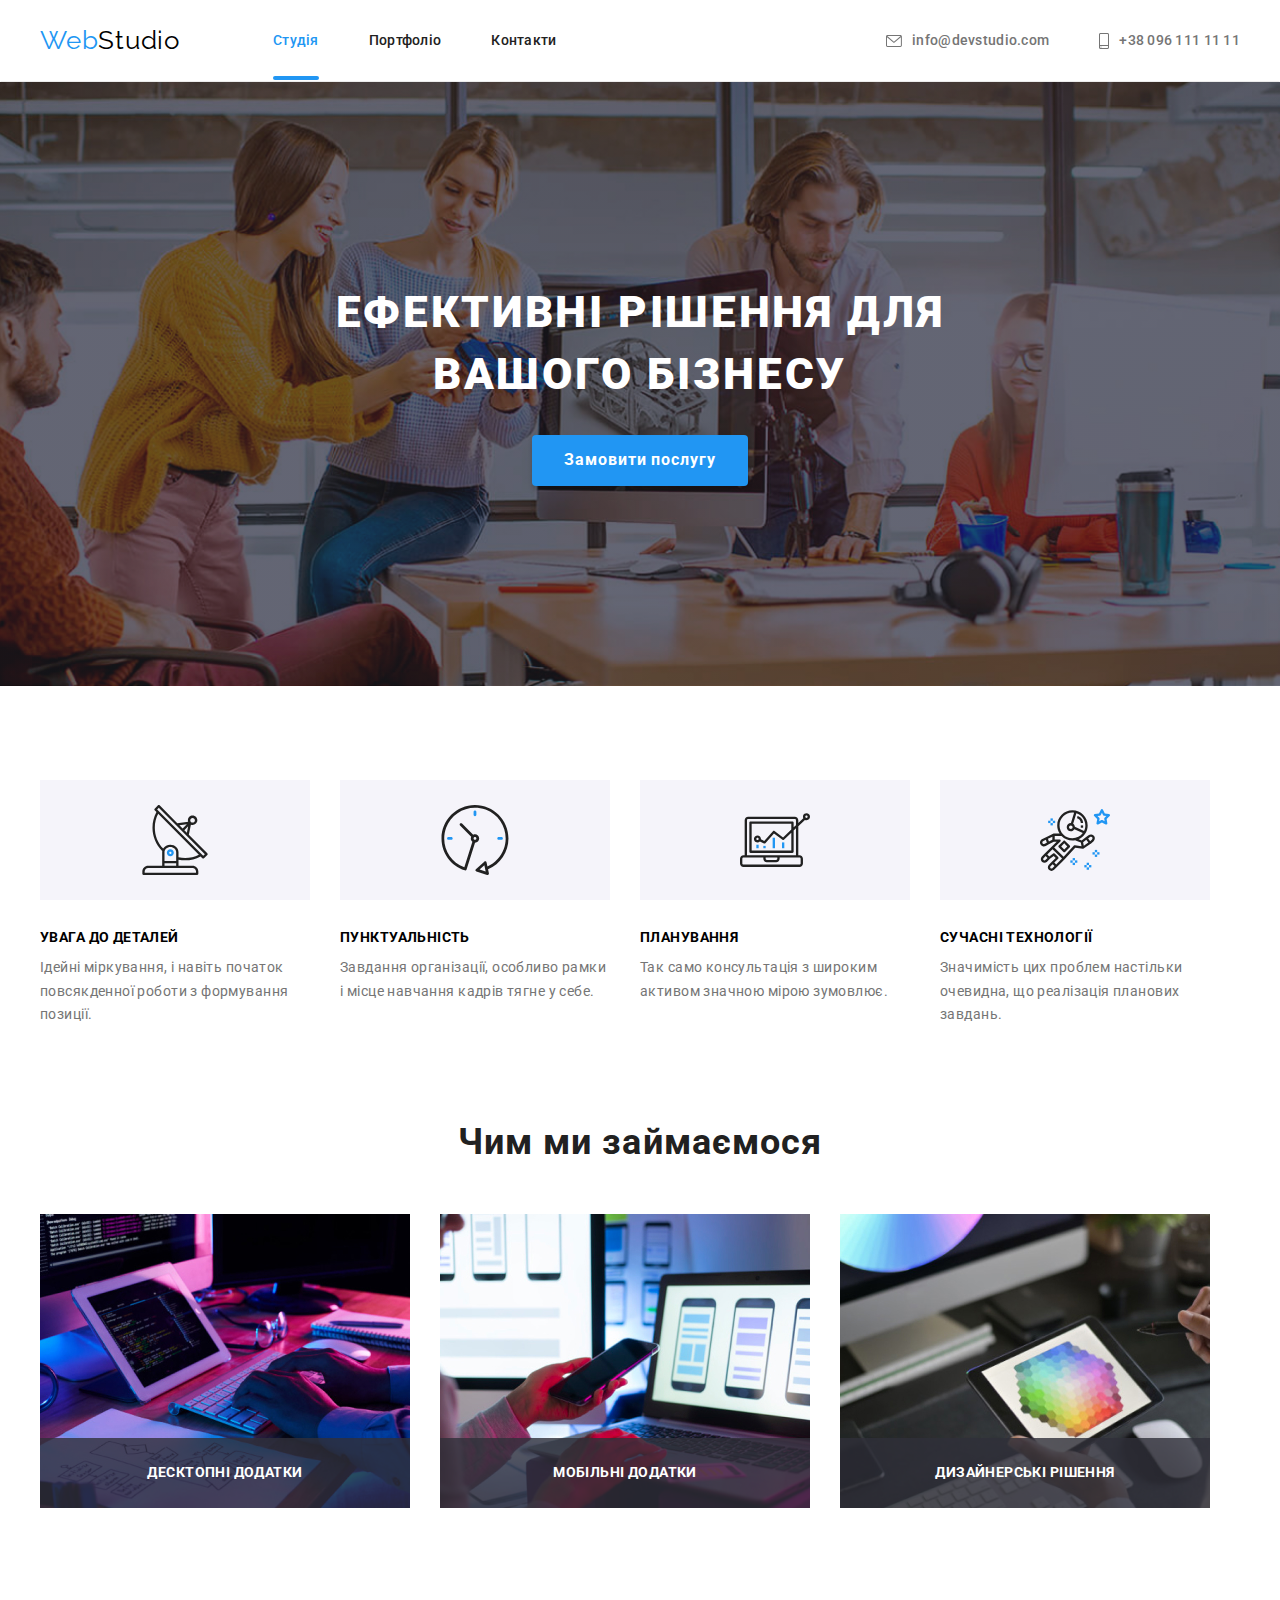
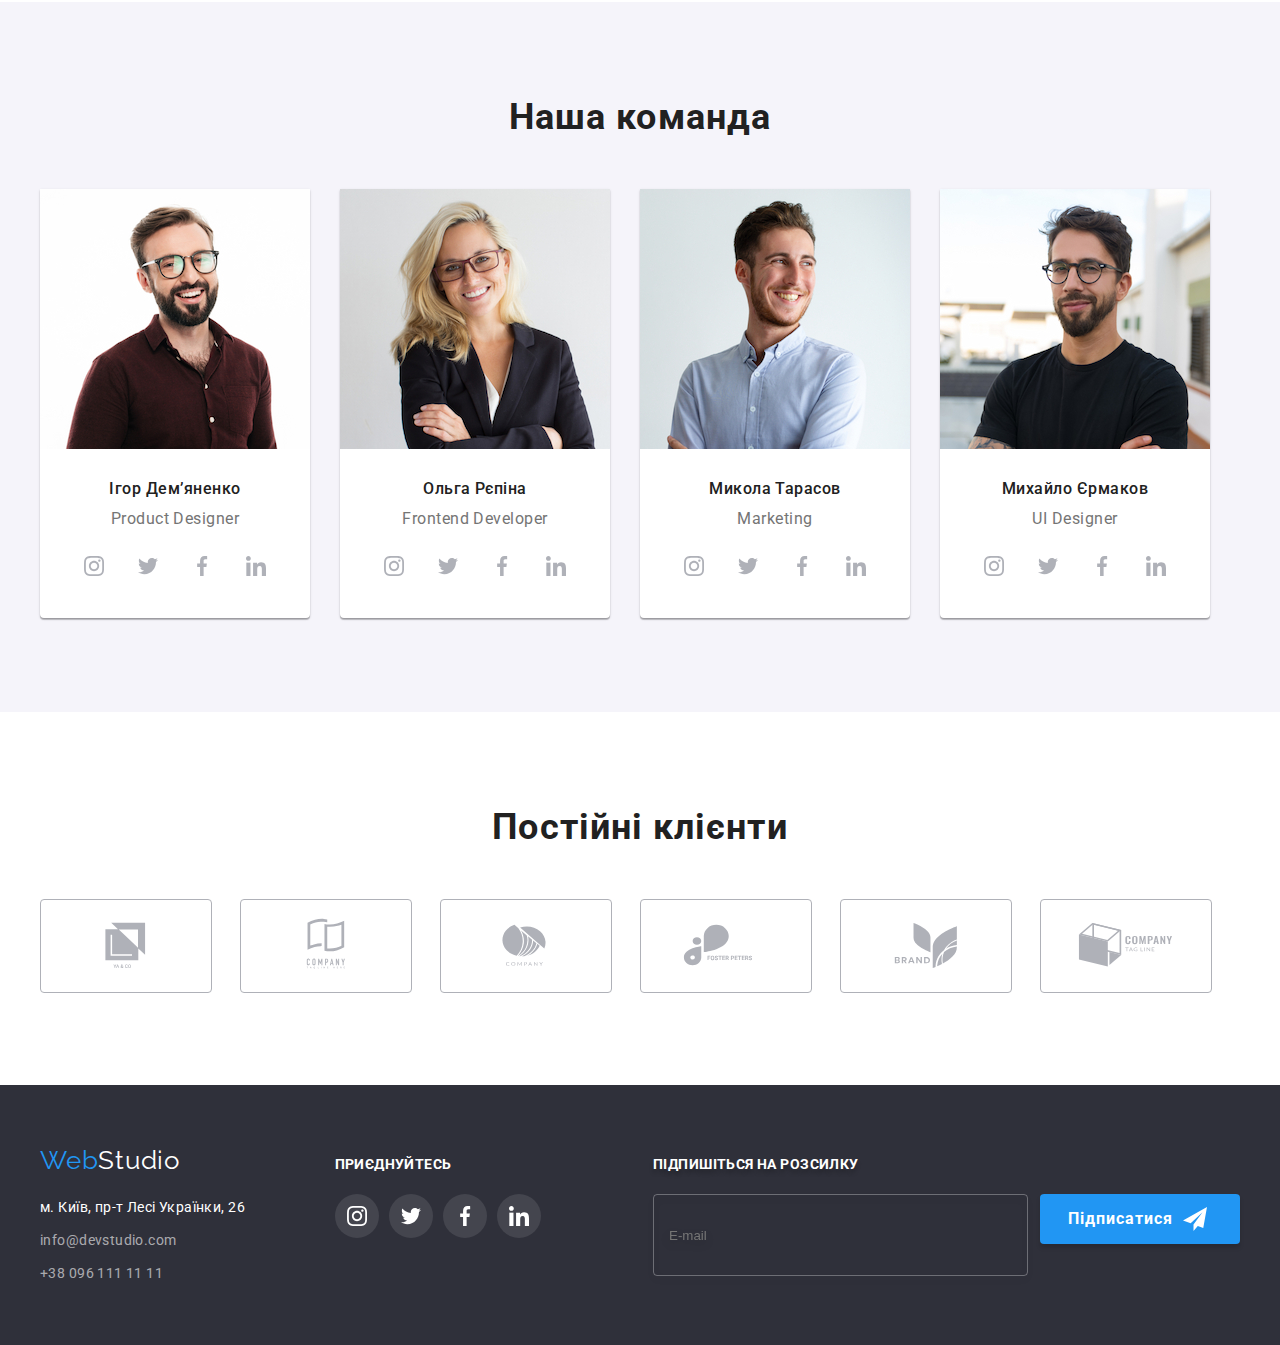
<file: index.html>
<!DOCTYPE html>
<html lang="uk">
	<head>
		<meta charset="UTF-8">
		<meta http-equiv="X-UA-Compatible" content="IE=edge">
		<meta name="viewport" content="width=device-width, initial-scale=1.0">
		<link rel="stylesheet" href="https://cdnjs.cloudflare.com/ajax/libs/modern-normalize/1.1.0/modern-normalize.min.css" integrity="sha512-wpPYUAdjBVSE4KJnH1VR1HeZfpl1ub8YT/NKx4PuQ5NmX2tKuGu6U/JRp5y+Y8XG2tV+wKQpNHVUX03MfMFn9Q==" crossorigin="anonymous" referrerpolicy="no-referrer">
		<link rel="stylesheet" href="./styles/styles.css">
		<link rel="preconnect" href="https://fonts.googleapis.com">
		<link rel="preconnect" href="https://fonts.gstatic.com" crossorigin>
		<link
			href="https://fonts.googleapis.com/css2?family=Raleway:wght@700&family=Roboto:wght@400;500;700;900&display=swap"
			rel="stylesheet">
		<title>WebStudio</title>
	</head>
	<body>
		<!-- Верхня лінія -->
		<header class="header">
    <div class=" topline container">
			<a class="top-logo-link link" href="./index.html"><span class="logo">Web<span class="top-logo">Studio</span></span>
			</a>
			<nav>
				<ul class="navigation list">
					<li class="nav-item"><a href="./index.html" class="link current">Студія</a></li>
					<li class="nav-item"><a href="./portfolio.html" class="link">Портфоліо</a></li>
					<li class="nav-item"><a href="#" class="link">Контакти</a></li>
				</ul>
			</nav>
			<!-- Контакти -->
			<ul class="list header-contacts">
				<li class="head-cont-item"><a href="mailto:info@devstudio.com" class="header-mail link">
					<svg class="icon-contact" width="16" height="12">
						<use href="./img/icons.svg#ico-envelope"></use>
					</svg>
					info@devstudio.com</a></li>
				<li class="head-cont-item"><a href="tel:+380961111111" class="header-phone link">
					<svg class="icon-contact" width="10" height="16">
						<use href="./img/icons.svg#ico-phone"></use>
					</svg>
					+38 096 111 11 11</a></li>
			</ul>
		  </div>
		</header>
		<main>
			<!-- Hero header - основний заголовок + кнопка замовлення послуги -->
			<section class="hero">
				<div class="container">
				<h1 class="hero-header">
					Ефективні рішення для
					<br>
					вашого бізнесу
				</h1>
				<button data-open-modal class="order-button">Замовити послугу</button>
			</div>
			</section>
			<!-- Особливості -->
			<section class="features-section section">
				<div class="container">

					<!-- Заголовок прихований -->

					<h2 class="visually-hidden">Особливості</h2>
					<ul class="features-list list">
						<li>
							<div class="icon-features-bg">
								<svg class="icon-features" width="70" height="70">
								<use href="./img/icons.svg#ico-antenna"></use>
							</svg>
							</div>
							<h3 class="features-list-header">Увага до деталей</h3>
							<p class="features-list-text">Ідейні міркування, і навіть початок повсякденної роботи з формування позиції.</p>
						</li>
						<li>
							<div class="icon-features-bg">
								<svg class="icon-features" width="70" height="70">
								<use href="./img/icons.svg#ico-clock"></use>
							</svg>
							</div>
							<h3 class="features-list-header">Пунктуальність</h3>
							<p class="features-list-text">Завдання організації, особливо рамки і місце навчання кадрів тягне у себе.</p>
						</li>
						<li>
							<div class="icon-features-bg">
								<svg class="icon-features" width="70" height="70">
								<use href="./img/icons.svg#ico-diagram"></use>
							</svg>
							</div>
							<h3 class="features-list-header">Планування</h3>
							<p class="features-list-text">Так само консультація з широким активом значною мірою зумовлює.</p>
						</li>
						<li>
							<div class="icon-features-bg">
								<svg class="icon-features" width="70" height="70">
								<use href="./img/icons.svg#ico-astronaut"></use>
							</svg>
							</div>
							<h3 class="features-list-header">Сучасні технології</h3>
							<p class="features-list-text">Значимість цих проблем настільки очевидна, що реалізація планових завдань.</p>
						</li>
					</ul>
				</div>
			</section>

			<!-- Чим ми займаємось (фото на яких зображена діяльність) -->
			
			<section class="activity-section section">
				<div class="container">
					<h2 class="section-header">Чим ми займаємося</h2>
					<ul class="activity-list">
						<li class="activity-item">
							<img
								src="./img/img-b1.jpeg"
								alt="руки на клавіатурі набирають код"
								class="activity-img"
								width="370"
								height="294"
							>
							<p class="activity-description">Десктопні додатки</p>
						</li>
						<li class="activity-item">
							<img
								src="./img/img-b2.jpeg"
								alt="смартфон та макет на моніторі, порівняння"
								class="activity-img"
								width="370"
								height="294"
							>
							<p class="activity-description">Мобільні додатки</p>
						</li>
						<li class="activity-item">
							<img
								src="./img/img-b3.jpeg"
								alt="палітра кольорів на планшеті"
								class="activity-img"		
								width="370"
								height="294"
							>
							<p class="activity-description">Дизайнерські рішення</p>
						</li>
					</ul>
				</div>
			</section>

			<!-- Наша команда (фото співробітників та підпис - прізвище, імʼя та назва посади, іконки соцмереж) -->

			<section class="team section">
					<div class="container">
					<h2 class="section-header">Наша команда</h2>
					<ul class="team-list">
						<li class="team-item">
								<img src="./img/demianenko.jpeg" alt="Ігор Демʼяненко" class="team-img" width="270" height="260">
								<div class="team-item-description">
									<h3 class="teammate-name">Ігор Демʼяненко</h3>
									<p class="teammate-position">Product Designer</p>
									<ul class="social-list list">
										<li class="social-item">
											<a href="" class="social-link">
												<svg class="social-icon" width="20" height="20">
													<use href="./img/icons.svg#ico-instagram"></use>
												</svg>
											</a>
										</li>
										<li class="social-item">
											<a href="" class="social-link">
												<svg class="social-icon" width="20" height="20">
													<use href="./img/icons.svg#ico-twitter"></use>
												</svg>
											</a>
										</li>
										<li class="social-item">
											<a href="" class="social-link">
												<svg class="social-icon" width="20" height="20">
													<use href="./img/icons.svg#ico-facebook"></use>
												</svg>
											</a>
										</li>
										<li class="social-item">
											<a href="" class="social-link">
												<svg class="social-icon" width="20" height="20">
													<use href="./img/icons.svg#ico-linkedin"></use>
												</svg>
											</a>
										</li>
									</ul>
								</div>
						</li>
						<li class="team-item">
								<img src="./img/repina.jpeg" alt="Ольга Рєпіна" width="270" height="260">
								<div class="team-item-description">
									<h3 class="teammate-name">Ольга Рєпіна</h3>
									<p class="teammate-position">Frontend Developer</p>
									<ul class="social-list list">
										<li class="social-item">
											<a href="" class="social-link">
												<svg class="social-icon" width="20" height="20">
													<use href="./img/icons.svg#ico-instagram"></use>
												</svg>
											</a>
										</li>
										<li class="social-item">
											<a href="" class="social-link">
												<svg class="social-icon" width="20" height="20">
													<use href="./img/icons.svg#ico-twitter"></use>
												</svg>
											</a>
										</li>
										<li class="social-item">
											<a href="" class="social-link">
												<svg class="social-icon" width="20" height="20">
													<use href="./img/icons.svg#ico-facebook"></use>
												</svg>
											</a>
										</li>
										<li class="social-item">
											<a href="" class="social-link">
												<svg class="social-icon" width="20" height="20">
													<use href="./img/icons.svg#ico-linkedin"></use>
												</svg>
											</a>
										</li>
									</ul>
								</div>
						</li>
						<li class="team-item">
								<img src="./img/tarasov.jpeg" alt="Микола Тарасов" width="270" height="260">
								<div class="team-item-description">
									<h3 class="teammate-name">Микола Тарасов</h3>
									<p class="teammate-position">Marketing</p>
									<ul class="social-list list">
										<li class="social-item">
											<a href="" class="social-link">
												<svg class="social-icon" width="20" height="20">
													<use href="./img/icons.svg#ico-instagram"></use>
												</svg>
											</a>
										</li>
										<li class="social-item">
											<a href="" class="social-link">
												<svg class="social-icon" width="20" height="20">
													<use href="./img/icons.svg#ico-twitter"></use>
												</svg>
											</a>
										</li>
										<li class="social-item">
											<a href="" class="social-link">
												<svg class="social-icon" width="20" height="20">
													<use href="./img/icons.svg#ico-facebook"></use>
												</svg>
											</a>
										</li>
										<li class="social-item">
											<a href="" class="social-link">
												<svg class="social-icon" width="20" height="20">
													<use href="./img/icons.svg#ico-linkedin"></use>
												</svg>
											</a>
										</li>
									</ul>
								</div>
						</li>
						<li class="team-item">
								<img src="./img/ermakov.jpeg" alt="Михайло Єрмаков" width="270" height="260">
								<div class="team-item-description">
									<h3 class="teammate-name">Михайло Єрмаков</h3>
									<p class="teammate-position">UI Designer</p>
									<ul class="social-list list">
										<li class="social-item">
											<a href="" class="social-link" rel="noreferrer noopener nofollow">
												<svg class="social-icon" width="20" height="20">
													<use href="./img/icons.svg#ico-instagram"></use>
												</svg>
											</a>
										</li>
										<li class="social-item">
											<a href="" class="social-link" rel="noreferrer noopener nofollow">
												<svg class="social-icon" width="20" height="20">
													<use href="./img/icons.svg#ico-twitter"></use>
												</svg>
											</a>
										</li>
										<li class="social-item">
											<a href="" class="social-link" rel="noreferrer noopener nofollow">
												<svg class="social-icon" width="20" height="20">
													<use href="./img/icons.svg#ico-facebook"></use>
												</svg>
											</a>
										</li>
										<li class="social-item">
											<a href="" class="social-link" rel="noreferrer noopener nofollow">
												<svg class="social-icon" width="20" height="20">
													<use href="./img/icons.svg#ico-linkedin"></use>
												</svg>
											</a>
										</li>
									</ul>
								</div>
						</li>
					</ul>
				</div>
			</section>

<!-- Постійні клієнти -->

			<section class="clients-section section">
				<div class="container">
					<h2 class="section-header">Постійні клієнти</h2>
					<ul class="clients-list list">
						<li class="clients-list-item">
							<a class="clients-link link" href="" rel="noreferrer noopener nofollow">
								<svg class="client-icon" width="106" height="60">
									<use href="./img/icons.svg#ico-cl1"></use>
								</svg>
							</a>
						</li>
						<li class="clients-list-item">
							<a class="clients-link link" href="" rel="noreferrer noopener nofollow">
								<svg class="client-icon" width="106" height="60">
									<use href="./img/icons.svg#ico-cl2"></use>
								</svg>
							</a>
						</li>
						<li class="clients-list-item">
							<a class="clients-link link" href="" rel="noreferrer noopener nofollow">
								<svg class="client-icon" width="106" height="60">
									<use href="./img/icons.svg#ico-cl3"></use>
								</svg>
							</a>
						</li>
						<li class="clients-list-item">
							<a class="clients-link link" href="" rel="noreferrer noopener nofollow">
								<svg class="client-icon" width="106" height="60">
									<use href="./img/icons.svg#ico-cl4"></use>
								</svg>
							</a>
						</li>
						<li class="clients-list-item">
							<a class="clients-link link" href="" rel="noreferrer noopener nofollow">
								<svg class="client-icon" width="106" height="60">
									<use href="./img/icons.svg#ico-cl5"></use>
								</svg>
							</a>
						</li>
						<li class="clients-list-item">
							<a class="clients-link link" href="" rel="noreferrer noopener nofollow">
								<svg class="client-icon" width="106" height="60">
									<use href="./img/icons.svg#ico-cl6"></use>
								</svg>
							</a>
						</li>
					</ul>
				</div>
			</section>
		</main>

		<!-- Підвал -->
		<footer class="footer">
			<div class="container footer-block">
				<div class="footer-address">
				<a href="./index.html" class="link bottom-logo-link">
					<span class="logo">Web<span class="bottom-logo">Studio</span></span>
				</a>
				<address>
					<ul class="address-list list">
						<li class="map">
							<a
								href="https://goo.gl/maps/VXcRh9cTKy1x3ezA7"
								class="map-link link"
								target="blank"
								rel="noopener noreferrer nofollow"
							>
								м. Київ, пр-т Лесі Українки, 26
							</a>
						</li>
						<li class="footer-contact"><a href="mailto:info@devstudio.com" class="footer-link link">info@devstudio.com</a></li>
						<li class="footer-contact"><a href="tel:+380961111111" class="footer-link link">+38 096 111 11 11</a></li>
					</ul>
				</address>
				</div>
				<div class="footer-social-links">
					<p class="footer-social">Приєднуйтесь</p>
					<ul class="footer-social-list list">
						<li class="footer-social-item">
							<a href="" class="footer-social-link">
								<svg class="footer-icons" width="20" height="20">
									<use href="./img/icons.svg#ico-instagram"></use>
								</svg>
							</a>
						</li>
						<li class="footer-social-item">
							<a href="" class="footer-social-link">
								<svg class="footer-icons" width="20" height="20">
									<use href="./img/icons.svg#ico-twitter"></use>
								</svg>
							</a>
						</li><li class="footer-social-item">
							<a href="" class="footer-social-link">
								<svg class="footer-icons" width="20" height="20">
									<use href="./img/icons.svg#ico-facebook"></use>
								</svg>
							</a>
						</li><li class="footer-social-item">
							<a href="" class="footer-social-link">
								<svg class="footer-icons" width="20" height="20">
									<use href="./img/icons.svg#ico-linkedin"></use>
								</svg>
							</a>
						</li>
					</ul>
					
				</div>
				
					<form name="subscription">
						<div class="footer-sub-form">
							<label for="sub-btn" class="sub-label">Підпишіться на розсилку</label>
							<div class="sub-input-btn">
								<input id="sub-btn" name="e-mail" type="email" class="footer-sub-input" placeholder="E-mail">
								<button type="submit" class="sub-btn" ><span class="sub-btn-text">Підписатися</span><svg class="footer-icons" width="24" height="24">
									<use href="./img/icons.svg#ico-send"></use>
								</svg></button>
							</div>
					 	</div>
						
				    </form>
				</div>
		</footer>

<div data-modal class="backdrop is-hidden">
	<div class="modal">
	<button type="button" class="modal-close-btn" data-close-modal>
		<svg width="18" height="18" class="modal-x">
			<use href="./img/icons.svg#ico-x"></use>
		</svg>
	</button>

	<form name="modal-form" autocomplete="on">
		<div class="callback">
			<p class="cta-callback">Залиште свої дані, ми вам передзвонимо</p>
			
			<div class="cta-form-wrapper">
			
				<label for="name" class="cta-label">Імʼя</label>
					<div class="cta-input-wrapper">
						<input type="text" id="name" name="name" class="cta-input">
						<svg class="cta-icons" width="18" height="18">
							<use href="./img/icons.svg#ico-person"></use>
						</svg>
					</div>
				<label for="phone" class="cta-label">Телефон</label>
					<div class="cta-input-wrapper">
						<input type="tel" id="phone" name="phone" class="cta-input">
						<svg class="cta-icons" width="18" height="18">
							<use href="./img/icons.svg#ico-telephone"></use>
						</svg>
					</div>
				<label for="email" class="cta-label">Пошта</label>
					<div class="cta-input-wrapper">
						<input type="email" id="email" name="e-mail" class="cta-input">
						<svg class="cta-icons" width="18" height="18">
							<use href="./img/icons.svg#ico-email"></use>
						</svg>
					</div>
					<div class="cta-input-wrapper">
				<label for="comment" class="cta-label">Коментар</label>
				<textarea id="comment" name="comment" class="cta-input cta-text-area" placeholder="Введіть текст" ></textarea>
					</div>
					<div class="check-line">
						<label class="checkbox" for="agree-checkbox">
							<input type="checkbox" id="agree-checkbox" value="agree" name="agree-check" class="visually-hidden">
							<span class="icon-wrapper">
								<svg class="check-icon" width="16" height="15">
									<use href="./img/icons.svg#ico-check"></use>
								</svg>
							</span>
						Погоджуюcь із розсилкою та приймаю&nbsp;  
							<a href="" class="agreement-link">Умови договору</a>	
						</label>
					</div>
				<button type="submit" class="callback-btn">Відправити</button>

			</div>
		 </div>
	</form>
	</div>
</div>
		<script src="./js/modal.js"></script>

	</body>
</html>
</file>
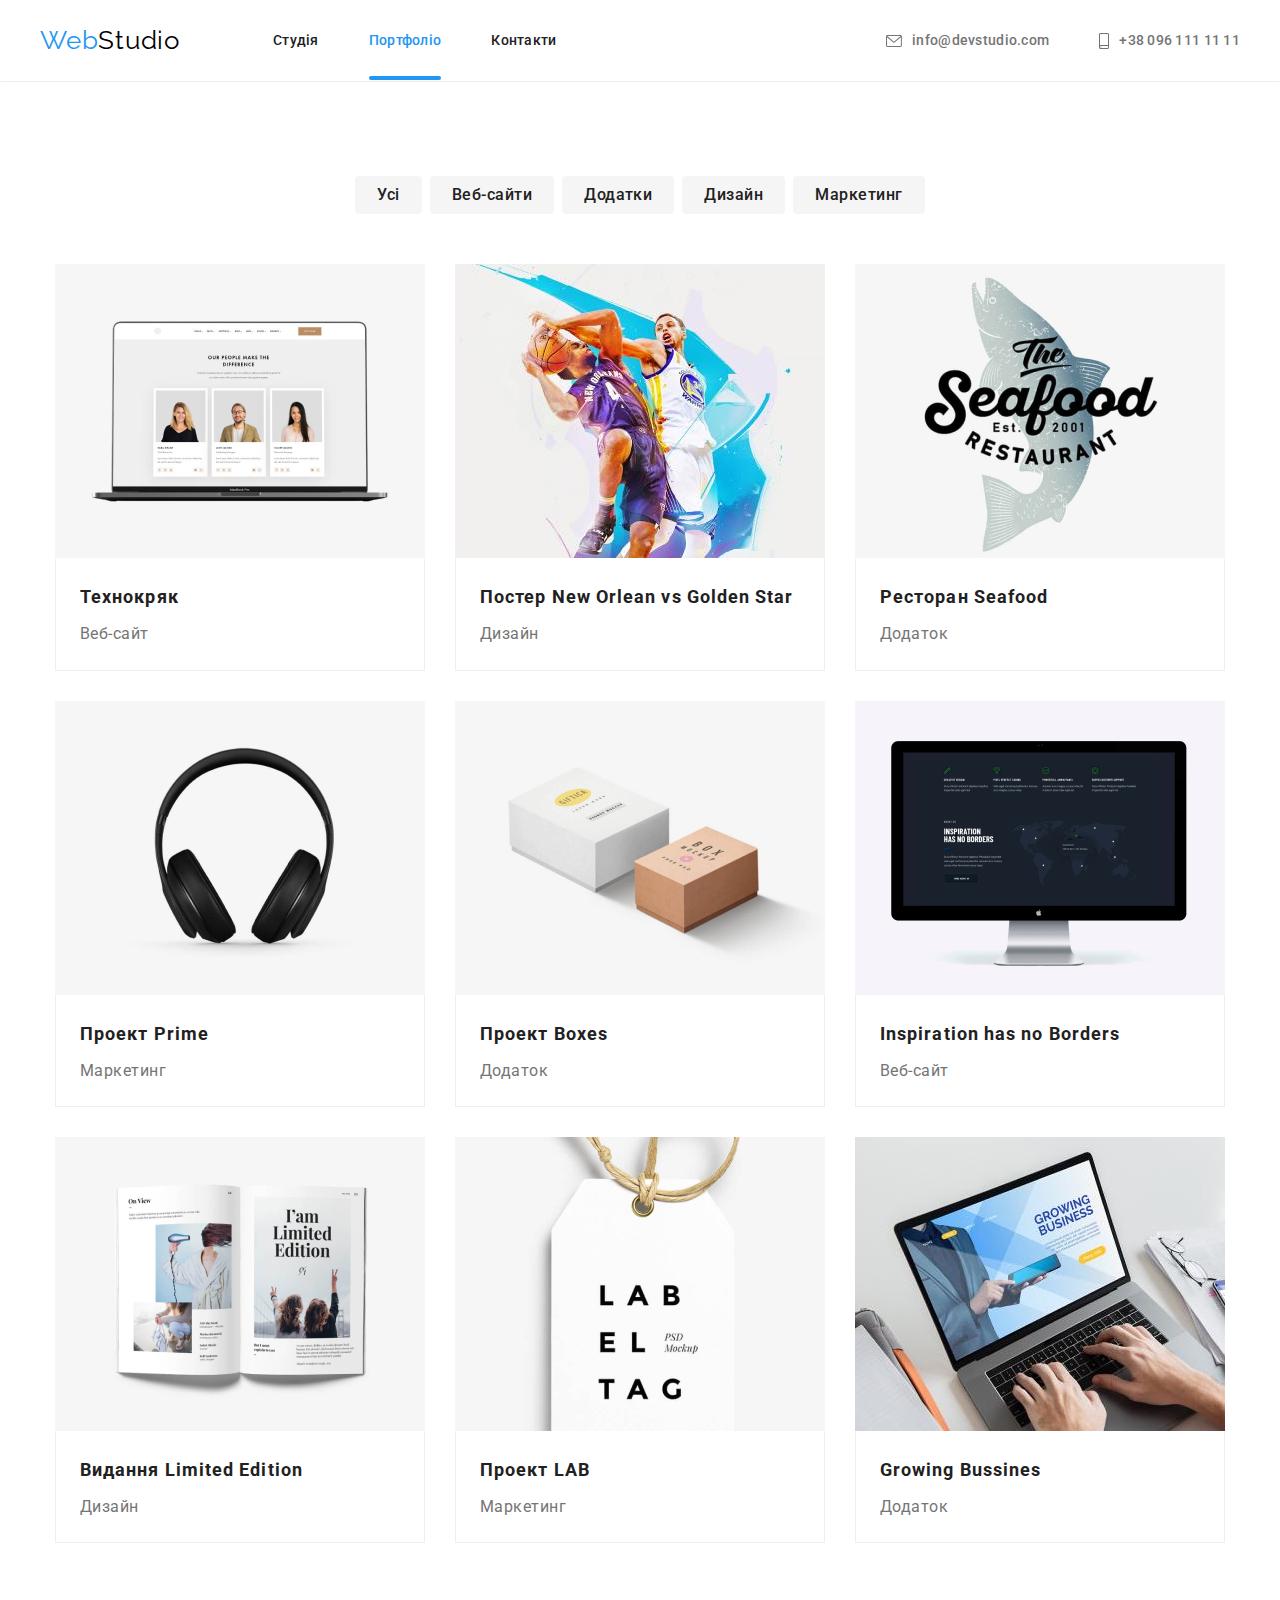
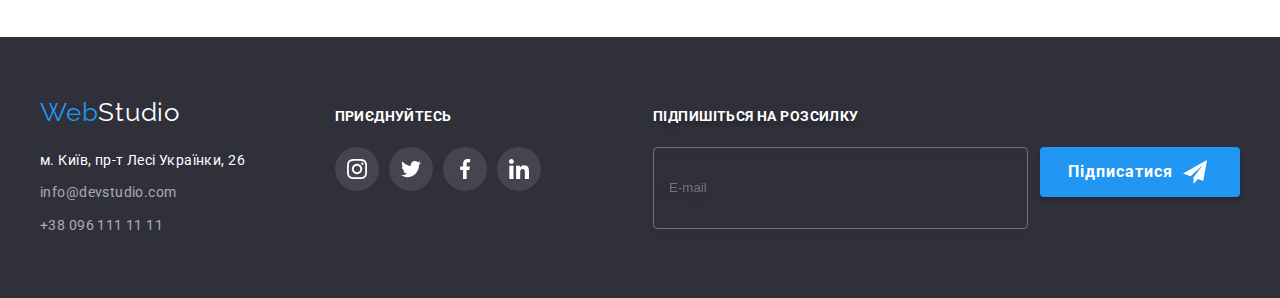
<file: portfolio.html>
<!DOCTYPE html>
<html lang="uk">
	<head>
		<meta charset="UTF-8">
		<meta http-equiv="X-UA-Compatible" content="IE=edge">
		<meta name="viewport" content="width=device-width, initial-scale=1.0">
		<link rel="stylesheet" href="https://cdnjs.cloudflare.com/ajax/libs/modern-normalize/1.1.0/modern-normalize.min.css" integrity="sha512-wpPYUAdjBVSE4KJnH1VR1HeZfpl1ub8YT/NKx4PuQ5NmX2tKuGu6U/JRp5y+Y8XG2tV+wKQpNHVUX03MfMFn9Q==" crossorigin="anonymous" referrerpolicy="no-referrer">
        <link rel="stylesheet" href="./styles/styles.css">
		<link rel="preconnect" href="https://fonts.googleapis.com">
		<link rel="preconnect" href="https://fonts.gstatic.com" crossorigin>
		<link
			href="https://fonts.googleapis.com/css2?family=Raleway:wght@700&family=Roboto:wght@400;500;700;900&display=swap"
			rel="stylesheet">
		<title>WebStudio</title>
	</head>
	<body>
<!-- Верхня лінія -->
<header class="header">
    <div class=" topline container">
        <a class="top-logo-link link" href="./index.html"><span class="logo">Web<span class="top-logo">Studio</span></span>
        </a>
        <nav>
            <ul class="navigation list">
                <li class="nav-item"><a href="./index.html" class="link">Студія</a></li>
                <li class="nav-item"><a href="./portfolio.html" class="link current">Портфоліо</a></li>
                <li class="nav-item"><a href="#" class="link">Контакти</a></li>
            </ul>
        </nav>
        <!-- Контакти -->
        <ul class="list header-contacts">
            <li class="head-cont-item"><a href="mailto:info@devstudio.com" class="header-mail link">
                <svg class="icon-contact" width="16" height="12">
                    <use href="./img/icons.svg#ico-envelope"></use>
                </svg>
                info@devstudio.com</a></li>
            <li class="head-cont-item"><a href="tel:+380961111111" class="header-phone link">
                <svg class="icon-contact" width="10" height="16">
                    <use href="./img/icons.svg#ico-phone"></use>
                </svg>
                +38 096 111 11 11</a></li>
        </ul>
      </div>
		</header>
		<main>
			<!-- Портфоліо -->
			<section class="section">
                <div class="container">
                    <!-- Заголовок прихований -->
                    <h1 class="visually-hidden">Портфоліо</h1>
                                <!-- Фільтр -->
                    <ul class=" button-list list">
                        <li ><button class="button">Усі</button></li>
                        <li ><button class="button">Веб-сайти</button></li>
                        <li ><button class="button">Додатки</button></li>
                        <li ><button class="button">Дизайн</button></li>
                        <li ><button class="button">Маркетинг</button></li>
                    </ul>
                                <!-- Картки проектів -->
                    <ul class="cards-list list">
                        <li  class="portfolio-card">
                            <a href="#" class="portfolio-card-link link">
                                 <div class="card-overlay-frame">
                                    <img src="./img/projects/pr-1.jpeg" alt="сайт технокряк на екрані макбуку" width="370" height="294">
                                    <p class="portfolio-card-overlay">Lorem ipsum dolor sit amet consectetur adipisicing elit.</p>
                                </div>
        
                                <div class="portfolio-description">
                                    <h2 class="portfolio-item">Технокряк</h2>
                                    <p class="portfolio-item-type">Веб-сайт</p>
                                </div>
                            </a>
                        </li>
                        <li class="portfolio-card">
                            <a href="#" class="portfolio-card-link link">
                                 <div class="card-overlay-frame">
                                    <img src="./img/projects/pr-2.jpeg" alt="постер дуель баскетболістів" width="370" height="294">
                                    <p class="portfolio-card-overlay">Lorem ipsum dolor sit amet consectetur adipisicing elit.</p>
                                </div>
                                
                                    <div class="portfolio-description">
                                    <h2 class="portfolio-item">Постер New Orlean vs Golden Star</h2>
                                    <p class="portfolio-item-type">Дизайн</p>
                                </div>
                            </a>
                        </li>
                        <li class="portfolio-card">
                            
                            <a href="#" class="portfolio-card-link link">
                                 <div class="card-overlay-frame">
                                    <img src="./img/projects/pr-3.jpeg" alt="логотип ресторану" width="370" height="294">
                                    <p class="portfolio-card-overlay">Lorem ipsum dolor sit amet consectetur adipisicing elit.</p>
                                </div>
                               
                                <div class="portfolio-description">
                                    <h2 class="portfolio-item">Ресторан Seafood</h2>
                                    <p class="portfolio-item-type">Додаток</p>
                                </div>
                            </a>
                        </li>
                        <li class="portfolio-card">
                            <a href="#" class="portfolio-card-link link">
                                 <div class="card-overlay-frame">
                                    <img src="./img/projects/pr-4.jpeg" alt="чорні моніторні навушники" width="370" height="294">
                                    <p class="portfolio-card-overlay">Lorem ipsum dolor sit amet consectetur adipisicing elit.</p>
                                </div>
                                
                                <div class="portfolio-description">
                                    <h2 class="portfolio-item">Проект Prime</h2>
                                    <p class="portfolio-item-type">Маркетинг</p>
                                </div>
                            </a>
                        </li>
                        <li class="portfolio-card">
                            <a href="#" class="portfolio-card-link link">
                                 <div class="card-overlay-frame">
                                    <img src="./img/projects/pr-5.jpeg" alt="дві картонні коробки" width="370" height="294">
                                    <p class="portfolio-card-overlay">Lorem ipsum dolor sit amet consectetur adipisicing elit.</p>
                                </div>
                               
                                <div class="portfolio-description">
                                    <h2 class="portfolio-item">Проект Boxes</h2>
                                    <p class="portfolio-item-type">Додаток</p>
                                </div>
                            </a>
                        </li>
                        <li class="portfolio-card">
                            <a href="#" class="portfolio-card-link link">
                                 <div class="card-overlay-frame">
                                    <img src="./img/projects/pr-6.jpeg" alt="веб-сайт на екрані аймака" width="370" height="294">
                                    <p class="portfolio-card-overlay">Lorem ipsum dolor sit amet consectetur adipisicing elit.</p>
                                </div>
                               
                                <div class="portfolio-description">
                                    <h2 class="portfolio-item">Inspiration has no Borders</h2>
                                    <p class="portfolio-item-type">Веб-сайт</p>
                                </div>
                            </a>
                        </li>
                        <li class="portfolio-card">
                            <a href="#" class="portfolio-card-link link">
                                 <div class="card-overlay-frame">
                                    <img src="./img/projects/pr-7.jpeg" alt="розворот журналу" width="370" height="294">
                                    <p class="portfolio-card-overlay">Lorem ipsum dolor sit amet consectetur adipisicing elit.</p>
                                </div>
                                
                                <div class="portfolio-description">
                                    <h2 class="portfolio-item">Видання Limited Edition</h2>
                                    <p class="portfolio-item-type">Дизайн</p>
                                </div>
                            </a>
                        </li>
                        <li class="portfolio-card">
                            <a href="#" class="portfolio-card-link link">
                                 <div class="card-overlay-frame">
                                    <img src="./img/projects/pr-8.jpeg" alt="дизайн ярлика з логотипом" width="370" height="294">
                                    <p class="portfolio-card-overlay">Lorem ipsum dolor sit amet consectetur adipisicing elit.</p>
                                </div>
                              
                                <div class="portfolio-description">
                                    <h2 class="portfolio-item">Проект LAB</h2>
                                    <p class="portfolio-item-type">Маркетинг</p>
                                </div>
                            </a>
                        </li>
                        <li class="portfolio-card">
                            <a href="#" class="portfolio-card-link link">
                                 <div class="card-overlay-frame">
                                    <img src="./img/projects/pr-9.jpeg" alt="веб-сайт на екрані макбука" width="370" height="294">
                                    <p class="portfolio-card-overlay">Lorem ipsum dolor sit amet consectetur adipisicing elit.</p>
                                </div>
                               
                                <div class="portfolio-description">
                                    <h2 class="portfolio-item">Growing Bussines</h2>
                                    <p class="portfolio-item-type">Додаток</p>
                                </div>
                            </a>
                        </li>
                    </ul>
                </div>
			</section>
		</main>

		<!-- Підвал -->
		<footer class="footer">
			<div class="container footer-block">
				<div class="footer-address">
				<a href="./index.html" class="link bottom-logo-link">
					<span class="logo">Web<span class="bottom-logo">Studio</span></span>
				</a>
				<address>
					<ul class="address-list list">
						<li class="map">
							<a
								href="https://goo.gl/maps/VXcRh9cTKy1x3ezA7"
								class="map-link link"
								target="blank"
								rel="noopener noreferrer nofollow"
							>
								м. Київ, пр-т Лесі Українки, 26
							</a>
						</li>
						<li class="footer-contact"><a href="mailto:info@devstudio.com" class="footer-link link">info@devstudio.com</a></li>
						<li class="footer-contact"><a href="tel:+380961111111" class="footer-link link">+38 096 111 11 11</a></li>
					</ul>
				</address>
				</div>
				<div class="footer-social-links">
					<p class="footer-social">Приєднуйтесь</p>
					<ul class="footer-social-list list">
						<li class="footer-social-item">
							<a href="" class="footer-social-link">
								<svg class="footer-icons" width="20" height="20">
									<use href="./img/icons.svg#ico-instagram"></use>
								</svg>
							</a>
						</li>
						<li class="footer-social-item">
							<a href="" class="footer-social-link">
								<svg class="footer-icons" width="20" height="20">
									<use href="./img/icons.svg#ico-twitter"></use>
								</svg>
							</a>
						</li><li class="footer-social-item">
							<a href="" class="footer-social-link">
								<svg class="footer-icons" width="20" height="20">
									<use href="./img/icons.svg#ico-facebook"></use>
								</svg>
							</a>
						</li><li class="footer-social-item">
							<a href="" class="footer-social-link">
								<svg class="footer-icons" width="20" height="20">
									<use href="./img/icons.svg#ico-linkedin"></use>
								</svg>
							</a>
						</li>
					</ul>
					
				</div>
				
					<form name="subscription">
						<div class="footer-sub-form">
							<label for="sub-btn" class="sub-label">Підпишіться на розсилку</label>
							<div class="sub-input-btn">
								<input id="sub-btn" name="e-mail" type="email" class="footer-sub-input" placeholder="E-mail">
								<button type="submit" class="sub-btn" ><span class="sub-btn-text">Підписатися</span><svg class="footer-icons" width="24" height="24">
									<use href="./img/icons.svg#ico-send"></use>
								</svg></button>
							</div>
					 	</div>
						
				    </form>
				</div>
		</footer>
	</body>
</html>
</file>
<file: styles/styles.css>
*,
*::before,
*::after {
  margin: 0;
  padding: 0;
}

:root {
  --main-bg-color: #f5f5f5;
  --secondary-bg-color: #f5f4fa;
  --accent-bg-color: #2f303a;
  --main-text-color: #757575;
  --accent-text-color: #ffffff;
  --secondary-text-color: #000000;
  --accent-color: #2196f3;
  --order-button-bg-color: #188ce8;
  --header-button-text-color: #212121;
  --footer-link-color: #ffffff99;
  --border-color: #eeeeee;
  --header-border-color: #ececec;
  --hero-bg-color: rgba(47, 48, 58, 0.4);
  --activity-bg-color: rgba(47, 48, 58, 0.8);
  --footer-icons-bg-color: rgba(255, 255, 255, 0.1);
  --social-link-color: #afb1b8;
  --overlay-bg-color: rgba(33, 150, 243, 0.9);
}

body {
  font-family: "Roboto", sans-serif;
  color: var(--main-text-color);
}

img {
  display: block;
}

svg path {
  fill: inherit;
}

.section {
  padding-top: 94px;
  padding-bottom: 94px;
}

.section-header {
  font-size: 36px;
  line-height: 1.2;
  text-align: center;
  letter-spacing: 0.03em;
  color: var(--header-button-text-color);
  margin-bottom: 50px;
}

.container {
  width: 1200px;
  margin: 0 auto;
  padding: 0 15px;
}

.link {
  text-decoration: none;
  color: var(--header-button-text-color);
}

.link:hover,
.link:focus,
.link:active {
  transition-property: color;
  color: var(--accent-color);
}

:hover,
:focus,
:active {
  transition: 250ms cubic-bezier(0.4, 0, 0.2, 1);
}

.current {
  position: relative;
  color: var(--accent-color);
}

.current::after {
  position: absolute;
  bottom: 0;
  content: '';
  display: block;
  width: 100%;
  height: 4px;
  background-color: #2196f3;
  border-radius: 2px;
}

.list {
  list-style: none;
  list-style-type: none;
}

/* logo */

.logo {
  display: inline-block;
  font-family: "Raleway", sans-serif;
  font-size: 26px;
  line-height: 1.2;
  letter-spacing: 0.03em;
  color: var(--accent-color);
}

.top-logo-link {
  display: inline-block;
  margin-right: 93px;
  padding-top: 24px;
  padding-bottom: 25px;
}

.top-logo {
  color: var(--secondary-text-color);
}

.bottom-logo-link {
  display: inline-block;
  margin-bottom: 20px;
}

.bottom-logo {
  color: var(--accent-text-color);
}

/* Верхня лінія */

.header {
  border: 1px solid;
  border-color: var(--accent-text-color) var(--accent-text-color) var(--header-border-color) var(--accent-text-color);
}

.topline.container {
  display: flex;
  align-items: center;
  background-color: var(--topline-bg-color);
}

.navigation {
  display: flex;
  align-items: center;
  list-style: none;
  font-weight: 500;
  font-size: 14px;
  line-height: 1.14;
  letter-spacing: 0.02em;
  color: var(--header-button-text-color);
}

.nav-item:not(:last-child) {
  margin-right: 50px;
}

.nav-item .link,
.head-cont-item .link {
  padding: 32px 0;
}

.icon-contact {
  display: inline-block;
  fill: currentColor;
  margin-right: 10px;
}

.header-contacts {
  display: flex;
  align-items: center;
  margin-left: auto;
}

.head-cont-item:not(:first-child) {
  margin-left: 50px;
}

.header-phone,
.header-mail {

  display: flex;
  align-items: center;
  font-weight: 500;
  font-size: 14px;
  line-height: 1.14;
  letter-spacing: 0.02em;
  color: var(--main-text-color);
}

/* Підвал */

.footer {
  background-color: var(--accent-bg-color);
  padding-top: 60px;
  padding-bottom: 60px;
}

.footer-block {
  display: flex;
  align-items: baseline;
  justify-content: space-between;
}

.address-list {
  margin-left: 0px;
  font-style: normal;
}

.address-list :not(:last-child) {
  margin-bottom: 9px;
}

.map-link,
.footer-link {
  font-size: 14px;
  line-height: 1.7;
  letter-spacing: 0.03em;
}

.map-link {
  color: var(--accent-text-color);
}

.footer-link {
  color: var(--footer-link-color);
}

.footer-social-list {
  display: flex;
  gap: 10px;
  justify-content: center;
  align-content: center;
}

.footer-social-item {
  width: 44px;
  height: 44px;
}

.footer-social-link {
  display: flex;
  align-items: center;
  justify-content: center;
  border-radius: 50%;
  width: 100%;
  height: 100%;
  background-color: var(--footer-icons-bg-color);
  transition: 300ms linear;
}

.footer-social-link:active,
.footer-social-link:focus,
.footer-social-link:hover {
  background-color: var(--accent-color);
}

.footer-icons {
  fill: var(--accent-text-color);
}

.footer-social-links {
  margin-left: 70px;
}

.footer-social {
  display: flex;
  margin-bottom: 20px;
  font-weight: 700;
  font-size: 14px;
  line-height: 1.4;
  letter-spacing: 0.03em;
  text-transform: uppercase;
  color: var(--accent-text-color);
}

 /* .subscription {

 } */

 .sub-label {
  display: flex;
  margin-bottom: 20px;
  font-weight: 700;
  font-size: 14px;
  line-height: 1.4;
  letter-spacing: 0.03em;
  text-transform: uppercase;
  color: var(--accent-text-color);
  text-shadow: 0px 4px 4px rgba(0, 0, 0, 0.25);
 }

.footer-sub-form {
  display: flex;
  flex-direction: column;
  margin-left: 93px;
  
}

.footer-sub-input {
  width: 358px;
  height: 50px;
  padding-top: 15px;
  padding-bottom: 15px;
  padding-left: 15px;
  border: 1px solid rgba(255, 255, 255, 0.3);
  filter: drop-shadow(0px 4px 4px rgba(0, 0, 0, 0.15));
  border-radius: 4px;
  background-color: transparent;
  outline: none;
  color: rgba(255, 255, 255, 0.6);
  transition: 250ms cubic-bezier(0.4, 0, 0.2, 1);
}

.footer-sub-input:focus {
  border: 1px solid var(--accent-color);
}


.sub-input-btn {
  display: flex;
}

.sub-btn {
  display: flex;
  flex-direction: row;
  min-width: 200px;
  height: 50px;
  margin-left: 12px;
  font-family: inherit;
  font-weight: 700;
  font-size: 16px;
  line-height: 1.9;
  letter-spacing: 0.06em;
  box-shadow: 0px 4px 4px rgba(0, 0, 0, 0.15);
  border-radius: 4px;
  border: none;
  cursor: pointer;
  color: var(--accent-text-color);
  background-color: var(--accent-color);
  align-items: center;
  transition: 250ms cubic-bezier(0.4, 0, 0.2, 1);
}

.sub-btn:active,
.sub-btn:hover,
.sub-btn:focus {
  background-color: var(--order-button-bg-color);
}

.sub-btn-text {
margin-left: 28px;
margin-right: 10px;
}
						
/* СТУДІЯ */

/* Hero header - основний заголовок + кнопка замовлення послуги */

.hero {
  display: flex;
  background-position: center;
  background-image: linear-gradient(to right, var(--hero-bg-color), var(--hero-bg-color)), url(../img/hero-bg-img.jpeg);
  background-color: var(--accent-bg-color);
  max-width: 1600px;
  background-repeat: no-repeat;
  background-position: center;
  background-size: cover;
  padding-top: 200px;
  padding-bottom: 200px;
  margin: 0 auto;
 
  
}

.hero-header {
  font-weight: 900;
  font-size: 44px;
  line-height: 1.4;
  text-align: center;
  letter-spacing: 0.06em;
  text-transform: uppercase;
  color: var(--accent-text-color);
  margin-bottom: 30px;
}

.order-button {
  font-family: inherit;
  font-weight: 700;
  font-size: 16px;
  line-height: 1.9;
  display: block;
  min-width: 216px;
  letter-spacing: 0.06em;
  border-radius: 4px;
  border: none;
  cursor: pointer;
  color: var(--accent-text-color);
  background-color: var(--accent-color);
  box-shadow: 0px 4px 4px rgba(0, 0, 0, 0.15);
  margin: 0px auto;
  padding: 10px 32px;
}

.order-button:active,
.order-button:focus,
.order-button:hover {
  background-color: var(--order-button-bg-color);
}

/* Особливості - заголовок секції прихований */


.visually-hidden {
  position: fixed;
  transform: scale(0);
}

.features-list {
  display: flex;
  gap: 30px;
}

.features-list-header {
  list-style: none;
  font-size: 14px;
  line-height: 1.14;
  letter-spacing: 0.03em;
  text-transform: uppercase;
  color: var(--secondary-text-color);
  margin-bottom: 10px;
}

.icon-features-bg {
  display: flex;
  width: 270px;
  height: 120px;
  background-color: var(--secondary-bg-color);
  justify-content: center;
  align-items: center;
  margin-bottom: 30px;
}

.features-list-text {
  width: 270px;
  font-size: 14px;
  line-height: 1.7;
  letter-spacing: 0.03em;
  color: var(--main-text-color);
}

/* Чим ми займаємося (фото на яких зображена діяльність) */

.activity-section.section {
  padding-top: 0px;
}

.activity-list {
  display: flex;
  gap: 30px;
  list-style: none;
}

.activity-item {
  position: relative;
}

.activity-description {
  display: flex;
  position: absolute;
  bottom: 0px;
  justify-content: center;
  align-items: center;
  font-weight: 700;
  font-size: 14px;
  line-height: 1.14;
  height: 70px;
  width: 100%;
  letter-spacing: 0.03em;
  text-transform: uppercase;
  color: var(--accent-text-color);
  background-color: var(--activity-bg-color);
  opacity: 1;
}

/* Наша команда (фото співробітників та підпис - прізвище, імʼя та назва посади, іконки соцмереж) */

.team {
  background-color: var(--secondary-bg-color);
}

.team-list {
  display: flex;
  gap: 30px;
  flex-basis: 1400px;
  list-style: none;
}

.team-item {
  background-color: var(--accent-text-color);
  box-shadow: 0px 1px 3px rgba(0, 0, 0, 0.12), 0px 1px 1px rgba(0, 0, 0, 0.14),
    0px 2px 1px rgba(0, 0, 0, 0.2);
  border-radius: 0px 0px 4px 4px;
}

.team-item-description {
  padding-top: 30px;
  padding-bottom: 30px;
}

.teammate-name {
  font-weight: 500;
  font-size: 16px;
  line-height: 1.2;
  text-align: center;
  letter-spacing: 0.03em;
  color: var(--header-button-text-color);
  margin-bottom: 10px;
}

.teammate-position {
  font-size: 16px;
  line-height: 1.19;
  text-align: center;
  letter-spacing: 0.03em;
  color: var(--main-text-color);
}

.social-list {
  display: flex;
  gap: 10px;
  justify-content: center;
  align-content: center;
  margin-top: 16px;
}

.social-item {
  width: 44px;
  height: 44px;
}

.social-link {
  display: flex;
  width: 100%;
  height: 100%;
  align-items: center;
  justify-content: center;
  border-radius: 50%;
  color: var(--social-link-color);
  transition-property: color, fill;
}

.social-link:active,
.social-link:focus,
.social-link:hover {
  background-color: var(--accent-color);
  color: var(--accent-text-color);
}

.social-icon {
  fill: currentColor;
}

/* Постійні клієнти */

.clients-list {
  display: flex;
  gap: 30px;
}

.clients-list-item {
  width: 170px;
  height: 92px;
}

.clients-link {
  display: flex;
  justify-content: center;
  align-items: center;
  width: 100%;
  height: 100%;
  color: var(--social-link-color);
  border: 1px solid var(--social-link-color);
  border-radius: 4px;
}

.clients-link:active,
.clients-link:focus,
.clients-link:hover {
  color: var(--accent-color);
  border-color: var(--accent-color);
}

.client-icon {
  fill: currentColor;
}

/* ПОРТФОЛІО */

.button-list {
  display: flex;
  justify-content: center;
  margin-bottom: 50px;
  gap: 8px;
}

.button {
  background-color: var(--main-bg-color);
  border: none;
  padding: 6px 22px;
  color: var(--header-button-text-color);
  border-radius: 4px;
  cursor: pointer;
  height: 38px;
  font-family: inherit;
  font-weight: 500;
  font-size: 16px;
  line-height: 1.6;
  text-align: center;
  letter-spacing: 0.03em;
}

.button:active,
.button:focus,
.button:hover {
  background-color: var(--accent-color);
  border: none;
  font-weight: 500;
  font-size: 16px;
  line-height: 1.6;
  text-align: center;
  letter-spacing: 0.03em;
  color: #ffffff;
  box-shadow: 0px 3px 1px rgba(0, 0, 0, 0.1), 0px 1px 2px rgba(0, 0, 0, 0.08), 0px 2px 2px rgba(0, 0, 0, 0.12);
  border-radius: 4px;
  cursor: pointer;
}

.cards-list {
  display: flex;
  justify-content: center;
  flex-wrap: wrap;
  gap: 30px;
}

.portfolio-card {
  background-color: var(--accent-text-color);
  position: relative;
  width: 370px;
}

.portfolio-card-link {
  display: block;
  position: relative;
  overflow: hidden;
}

.portfolio-card-link:focus,
.portfolio-card-link:hover,
.portfolio-card-link:active {
  display: block;
  box-shadow: 0px 1px 1px rgba(0, 0, 0, 0.12), 0px 4px 4px rgba(0, 0, 0, 0.06), 1px 4px 6px rgba(0, 0, 0, 0.16);
}

.portfolio-description {
  display: block;
  bottom: 110px;
  padding: 20px 24px;
  border: 1px solid;
  border-color: var(--accent-text-color) var(--border-color) var(--border-color) var(--border-color);
}

.portfolio-item {
  margin-bottom: 4px;
  font-size: 18px;
  line-height: 2;
  letter-spacing: 0.06em;
  color: var(--header-button-text-color);
}

.portfolio-item-type {
  font-size: 16px;
  line-height: 1.9;
  letter-spacing: 0.03em;
  color: var(--main-text-color);
}

.card-overlay-frame {
  position: relative;
  overflow: hidden;
}

.portfolio-card-overlay {
  position: absolute;
  top: 100%;
  left: 0;
  width: 100%;
  height: 100%;
  padding: 63px 24px;
  font-size: 18px;
  line-height: 1.56;
  color: var(--accent-text-color);
  background-color: var(--overlay-bg-color);
  opacity: 0;
  transition: transform 250ms cubic-bezier(0.4, 0, 0.2, 1), opacity 250ms cubic-bezier(.92,.24,1,.73);
}

.portfolio-card-link:hover .portfolio-card-overlay {
  position: absolute;
  /* transform: translateY(0%); */
  transform: translateY(-100%);
  opacity: 1;
}

/* Бекдроп + модальне вікно */

.backdrop.is-hidden {
  opacity: 0;
  pointer-events: none;
}

.backdrop {
  position: fixed;
  top: 0;
  bottom: 0;
  width: 100%;
  height: 100%;
  background-color: rgba(0, 0, 0, 0.2);
  transition: background-color 250ms linear, transform 250ms ease-in-out 250ms;
}

.modal {
  position: absolute;
  top: 50%;
  left: 50%;
  transform: translate(-50%,-50%);
  width: 528px;
  height: 581px;
  background: var(--accent-text-color);
  box-shadow: 0px 1px 3px rgba(0, 0, 0, 0.12), 0px 1px 1px rgba(0, 0, 0, 0.14), 0px 2px 1px rgba(0, 0, 0, 0.2);
  border-radius: 4px;
  transition: background-color 250ms linear, transform 250ms ease-in-out 250ms;
}

.modal-close-btn {
  display: flex;
  align-items: center;
  justify-items: center;
  position: absolute;
  top: 8px;
  right: 8px;
  width: 30px;
  height: 30px;
  padding: 6px;
  border: 1px solid rgba(0, 0, 0, 0.2);
  background-color: rgba(0, 0, 0, 0.0);
  border-radius: 50%;
  cursor: pointer;
  
}

.modal-close-btn:hover {
  fill: var(--accent-color);
  
}

.modal-x {
  display: flex;
  align-items: center;
  justify-content: center;
  /* position: absolute; */
  right: 0px;
  top: 0px;
  width: 100%;
  height: 100%;
  background-color: var(--accent-text-color);
}

.callback {
  display: flex;
  flex-direction: column;
  padding: 40px;
}

.cta-callback {
  margin-bottom: 12px;
  font-weight: 700;
  font-size: 20px;
  line-height: 1.15;
  text-align: center;
  letter-spacing: 0.03em;
  color: var(--header-button-text-color);
}

.cta-form-wrapper {
  display: flex;
  flex-direction: column;
}

.cta-input-wrapper {
  position: relative;
  display: flex;
  flex-direction: column;
  margin-bottom: 10px;
}

.cta-label {
  display: flex;
  line-height: 1.16;
  box-sizing: border-box;
  margin-bottom: 4px;
  font-style: normal;
  font-weight: 400;
  font-size: 12px;
  letter-spacing: 0.01em;
  color: var(--main-text-color);
}

.cta-icons {
  position: absolute;
  left: 15px;
  top:50%;
  transform: translateY(-50%);
  fill: var(--header-button-text-color);
}

.cta-input {
  width: 100%;
  padding: 12px 12px 12px 42px;
  border: 1px solid rgba(33, 33, 33, 0.2);
  border-radius: 4px;
  outline: none;
  font-size: 12px;
  line-height: 1.17;
  letter-spacing: 0.01em;
  color: rgba(117, 117, 117, 0.5);
  transition: 250ms cubic-bezier(0.4, 0, 0.2, 1);

}

.cta-input:focus {
  border: 1px solid var(--accent-color);
}

.cta-input:focus + .cta-icons {
  fill: var(--accent-color);
}

.cta-text-area {
  display: flex;
  min-height: 120px;
  padding: 16px;
  resize: none;
  width: 100%;
}

.check-line {
  position: relative;
  display: flex;
  flex-direction: column;
  margin-top: 10px;
  margin-bottom: 30px;
}

.checkbox{
  display: flex;
  align-items: center;
  justify-content: center;
  font-family: 'Roboto';
  font-style: normal;
  font-weight: 400;
  font-size: 14px;
  line-height: 24px;
  letter-spacing: 0.03em;
  color: var(--main-text-color);

}

.icon-wrapper {
  display: flex;
  align-self: center;
  margin-right: 7px;
  border: 2px solid var(--header-button-text-color);
  border-radius: 4px;
}

.check-icon {
  fill: var(--accent-text-color);
  background-color: transparent;
  transition: 250ms cubic-bezier(0.4, 0, 0.2, 1);
}

.checkbox:checked .check-icon{
  background: var(--accent-color);
}

.checkbox input:checked + .icon-wrapper {
  fill: var(--accent-text-color);
  background-color: var(--accent-color);
  border-color: transparent;
  transition: 250ms cubic-bezier(0.4, 0, 0.2, 1);
}

.agreement-link {
color: var(--accent-color);
}

.callback-btn {
  display: flex;
  font-family: inherit;
  font-weight: 700;
  font-size: 16px;
  line-height: 1.9;
  min-width: 200px;
  min-height: 50px;
  letter-spacing: 0.06em;
  border-radius: 4px;
  border: none;
  cursor: pointer;
  color: var(--accent-text-color);
  background-color: var(--accent-color);
  box-shadow: 0px 4px 4px rgba(0, 0, 0, 0.15);
  margin: 0 auto;
  padding: 10px 52px;
}

.callback-btn:active,
.callback-btn:focus,
.callback-btn:hover {
  background-color: var(--order-button-bg-color);
}
</file>
